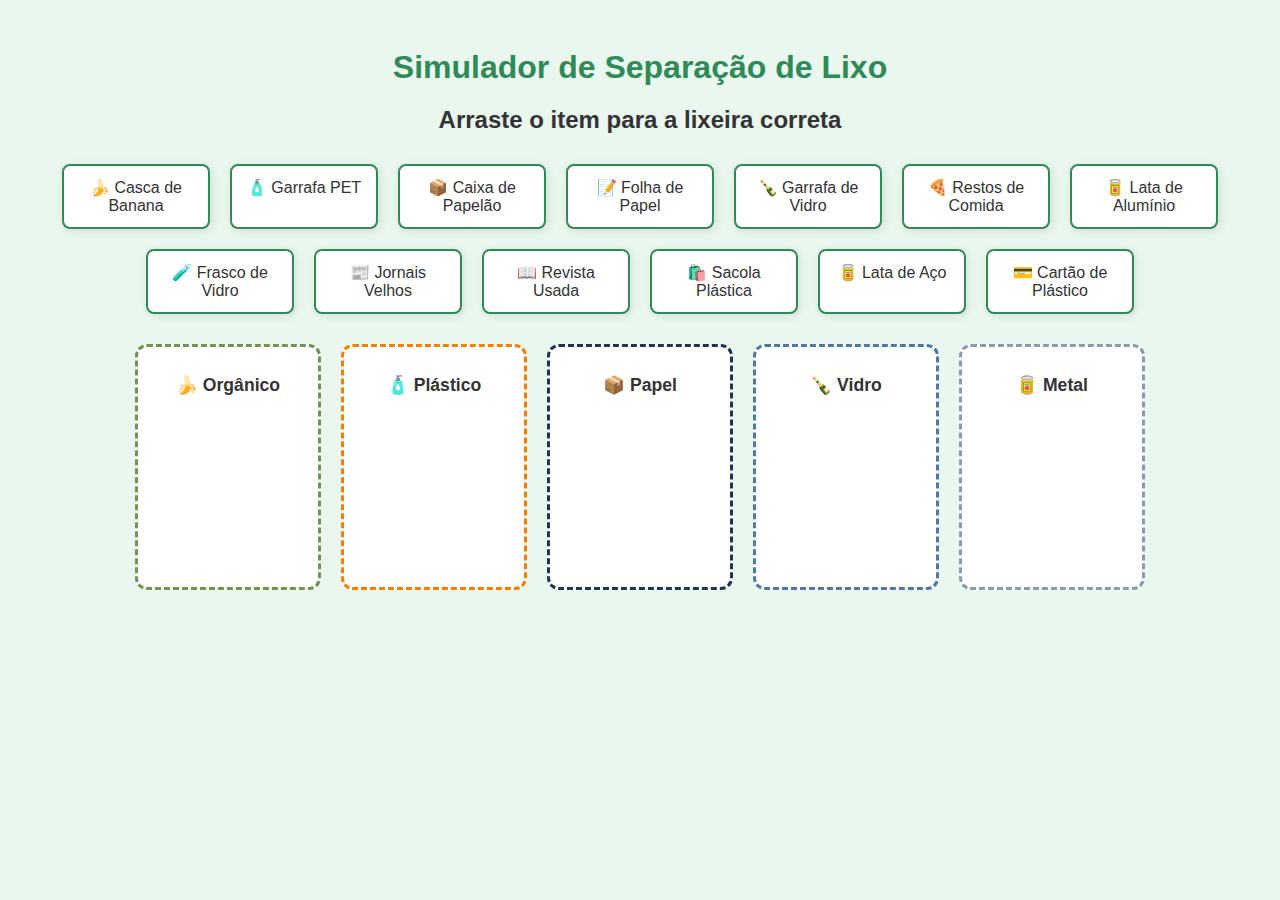
<file: AEP2Bim/index.html>
<!DOCTYPE html>
<html lang="pt-br">
<head>
  <meta charset="UTF-8">
  <meta name="viewport" content="width=device-width, initial-scale=1.0">
  <title>Simulador de Separação de Lixo</title>
  <link rel="stylesheet" href="css/style.css">
</head>
<body>
  <h1>Simulador de Separação de Lixo</h1>
  <h2>Arraste o item para a lixeira correta</h2>

  <div class="container" id="itens-container">
    <div class="item" draggable="true" id="banana">🍌 Casca de Banana</div>
    <div class="item" draggable="true" id="pet">🧴 Garrafa PET</div>
    <div class="item" draggable="true" id="papelao">📦 Caixa de Papelão</div>
    <div class="item" draggable="true" id="papel">📝 Folha de Papel</div>
    <div class="item" draggable="true" id="vidro">🍾 Garrafa de Vidro</div>
    <div class="item" draggable="true" id="restoComida">🍕 Restos de Comida</div>
    <div class="item" draggable="true" id="lata">🥫 Lata de Alumínio</div>
    <div class="item" draggable="true" id="frascoVidro">🧪 Frasco de Vidro</div>
    <div class="item" draggable="true" id="jornais">📰 Jornais Velhos</div>
    <div class="item" draggable="true" id="revista">📖 Revista Usada</div>
    <div class="item" draggable="true" id="sacola">🛍️ Sacola Plástica</div>
    <div class="item" draggable="true" id="lataAco">🥫 Lata de Aço</div>
    <div class="item" draggable="true" id="cartao">💳 Cartão de Plástico</div>
  </div>

  <div class="container">
    <div class="lixeira organico" ondragover="allowDrop(event)" ondrop="drop(event, 'organico')">
      <h3>🍌 Orgânico</h3>
    </div>
    <div class="lixeira plastico" ondragover="allowDrop(event)" ondrop="drop(event, 'plastico')">
      <h3>🧴 Plástico</h3>
    </div>
    <div class="lixeira papel" ondragover="allowDrop(event)" ondrop="drop(event, 'papel')">
      <h3>📦 Papel</h3>
    </div>
    <div class="lixeira vidro" ondragover="allowDrop(event)" ondrop="drop(event, 'vidro')">
      <h3>🍾 Vidro</h3>
    </div>
    <div class="lixeira metal" ondragover="allowDrop(event)" ondrop="drop(event, 'metal')">
      <h3>🥫 Metal</h3>
    </div>
  </div>

  <div class="feedback" id="feedback"></div>

  <script src="js/script.js"></script>
</body>
</html>
</file>
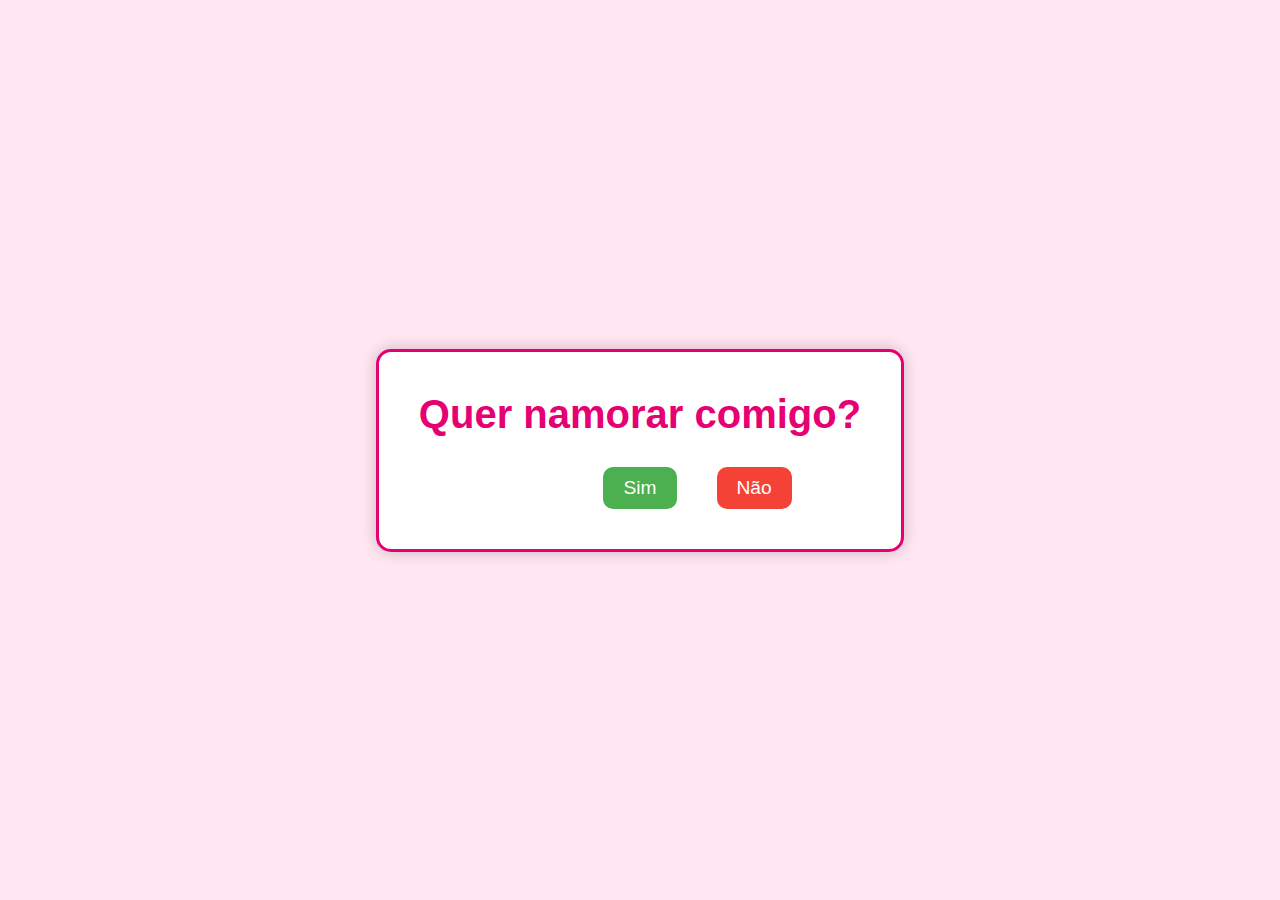
<file: BotaoToxico/index.html>
<!DOCTYPE html>
<html lang="pt-BR">
<head>
  <meta charset="UTF-8">
  <title>Quer namorar comigo?</title>
  <link rel="stylesheet" href="css/style.css">
</head>
<body>

    <div class="caixa">
        <h1>Quer namorar comigo?</h1>
        <div class="botoes">
          <button id="sim">Sim</button>
          <button id="nao">Não</button>
        </div>
      </div>
      
  <script src="scrypt/scrypt.js"></script>
</body>
</html>
</file>
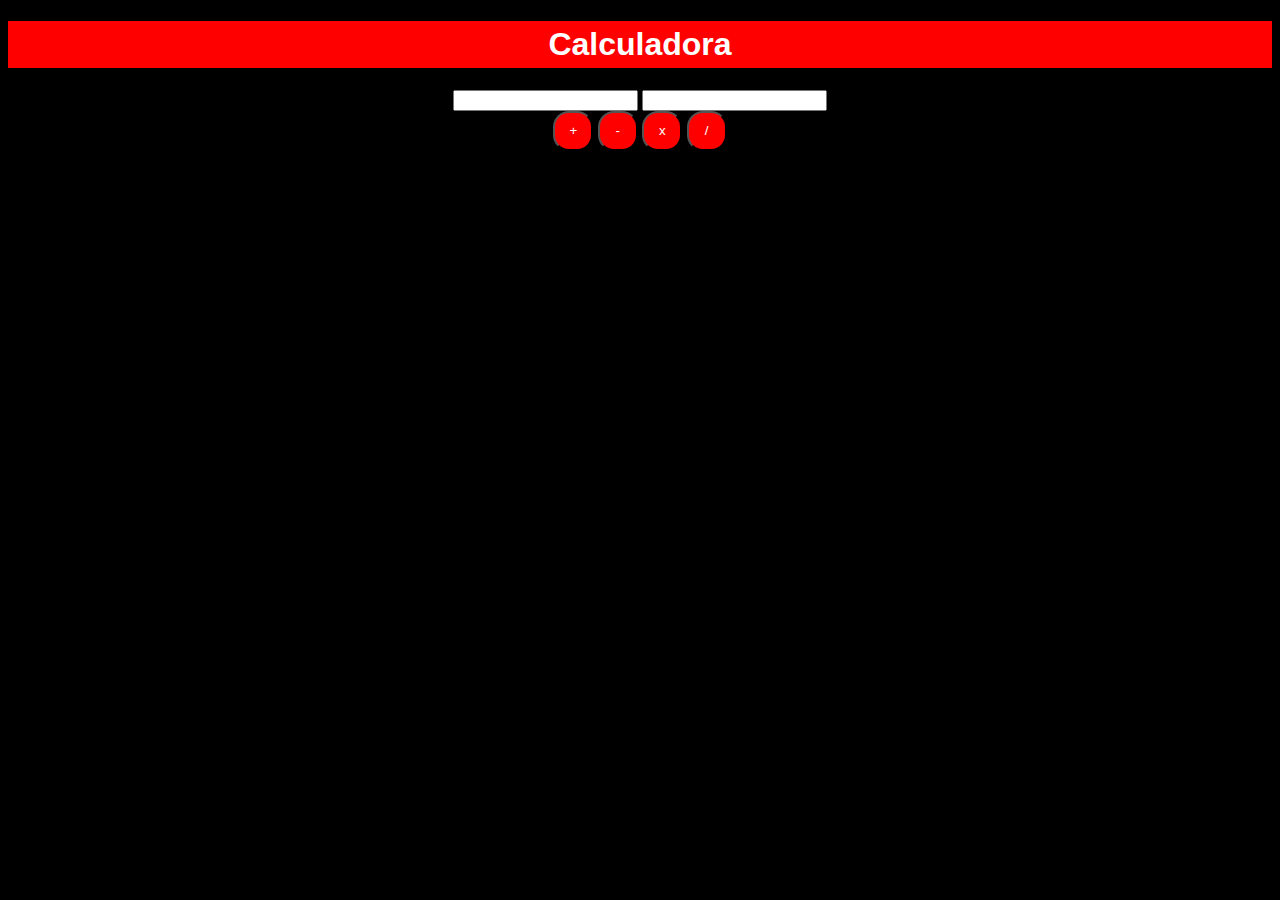
<file: CalculadoraVs2/index.html>
<!DOCTYPE html>
<html lang="en">
<head>
    <meta charset="UTF-8">
    <meta name="viewport" content="width=device-width, initial-scale=1.0">
    <title>Calculadora 2.0</title>
    <link rel="stylesheet" href="css/style.css">
</head>
<body>
    <H1>Calculadora</H1>
    <div class="inputs">
        <input type="number" id="numero1">
        <input type="number" id="numero2">
    </div>
    <div class="botoes">
        <button onclick="somar()">+</button>
        <button onclick="subtrair()">-</button>
        <button onclick="multiplicar()">x</button>
        <button onclick="dividir()">/</button>
    </div>
    <div class="resultado">
        <h2 id="resultado"></h2>
    </div>
    <script src="scrypt/scrypt.js"></script>
</body>
</html>
</file>
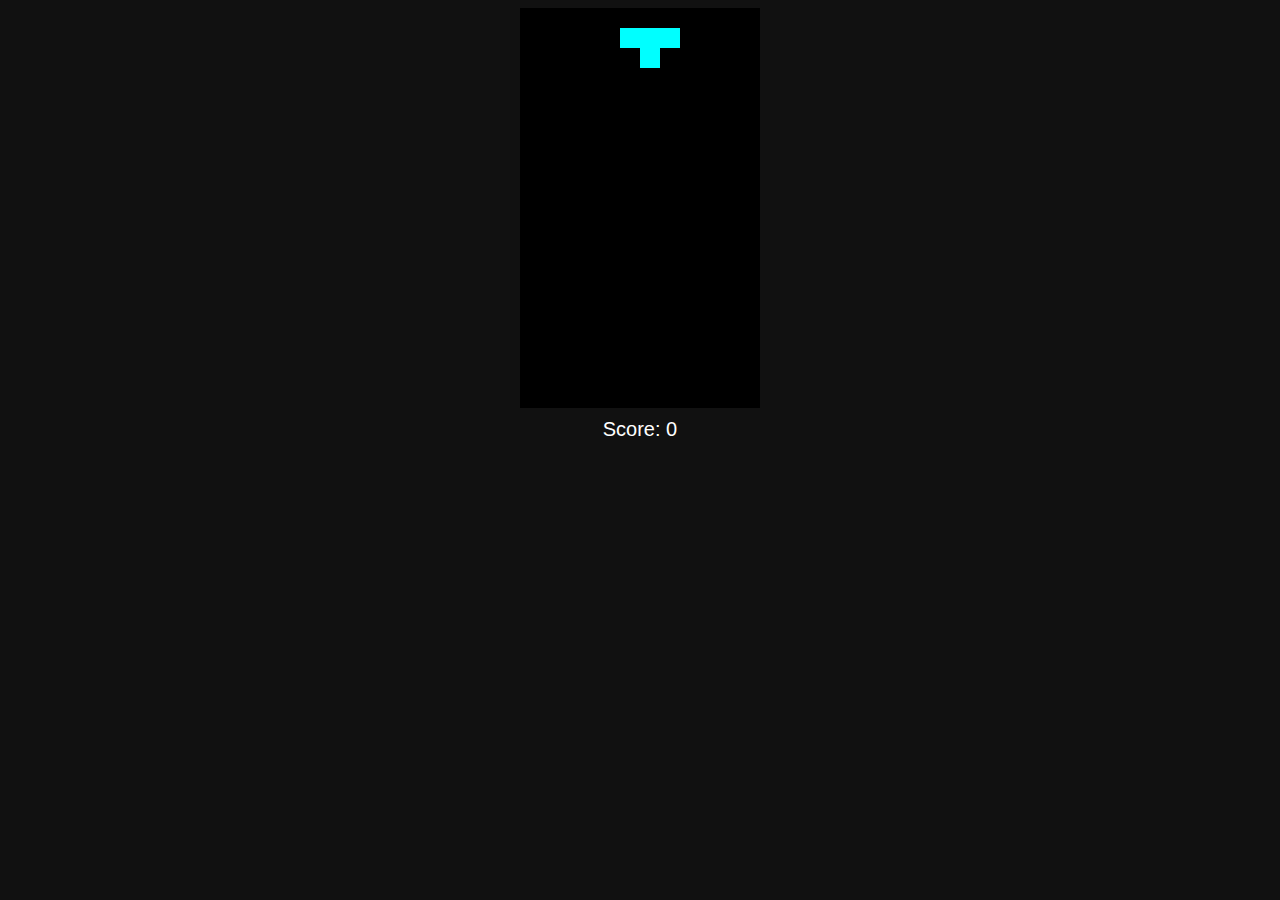
<file: JogoTetris/index.html>
<!DOCTYPE html>
<html lang="pt-br">

<head>
    <meta charset="UTF-8" />
    <meta name="viewport" content="width=device-width, initial-scale=1.0" />
    <title>Tetris</title>
    <link rel="stylesheet" href="css/style.css">
</head>

<body>
    <canvas id="tetris" width="240" height="400"></canvas>
    <div id="score">Score: 0</div>

<script src="js/script.js"></script>
</body>

</html>
</file>
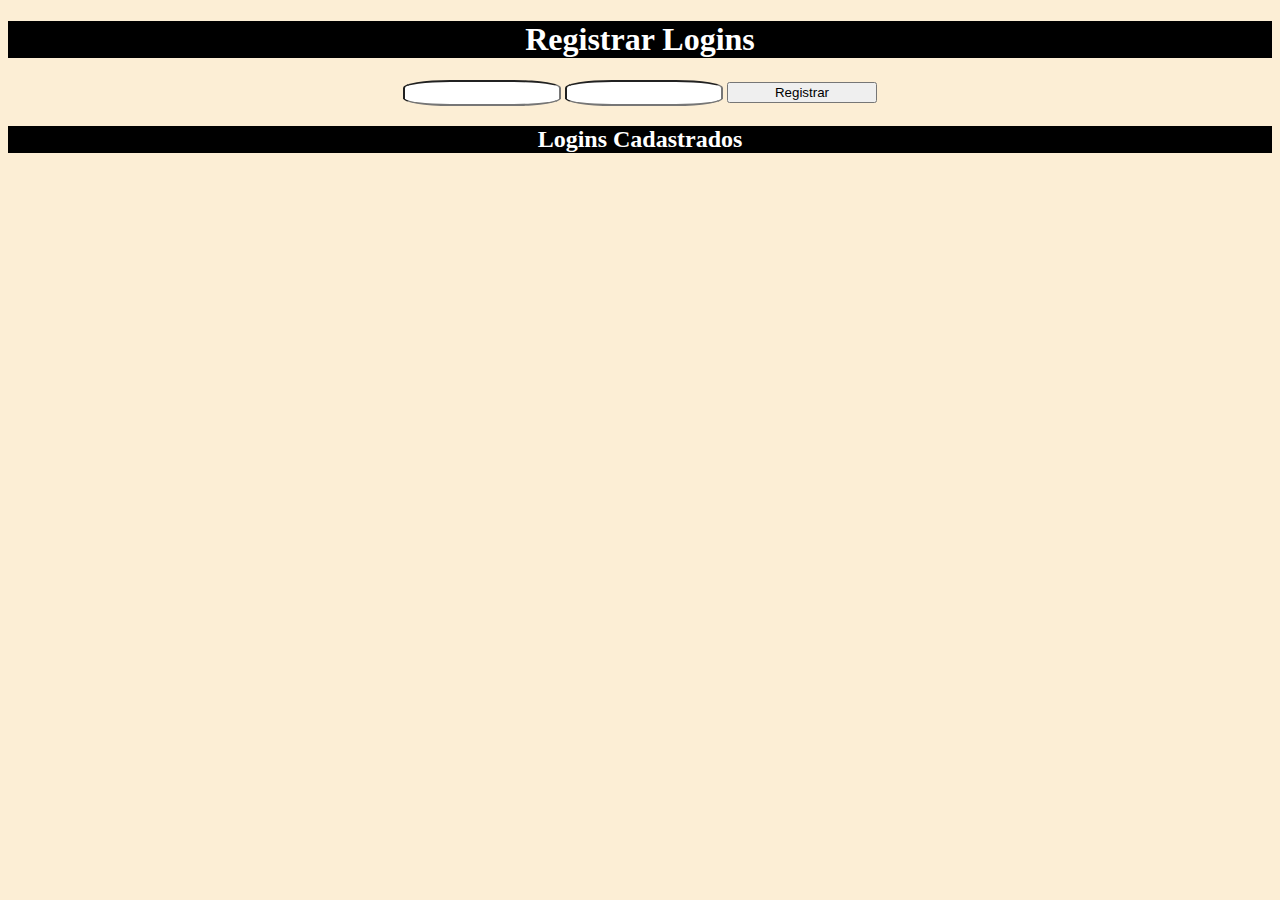
<file: Json/index.html>
<!DOCTYPE html>
<html lang="en">
<head>
    <meta charset="UTF-8">
    <meta name="viewport" content="width=device-width, initial-scale=1.0">
    <title>Json</title>
    <link rel="stylesheet" href="style/style.css">
</head>
<body>
    <div>
        <h1>Registrar Logins</h1>
        <input type="text" id="login">
        <input type="text" id="senha">

        <button id="registrar">Registrar</button>
    </div>
    <div class="impressao" id="impressao">
        <h2>Logins Cadastrados</h2>
    </div>

    <script src="script/script.js"></script>
</body>
</html>
</file>
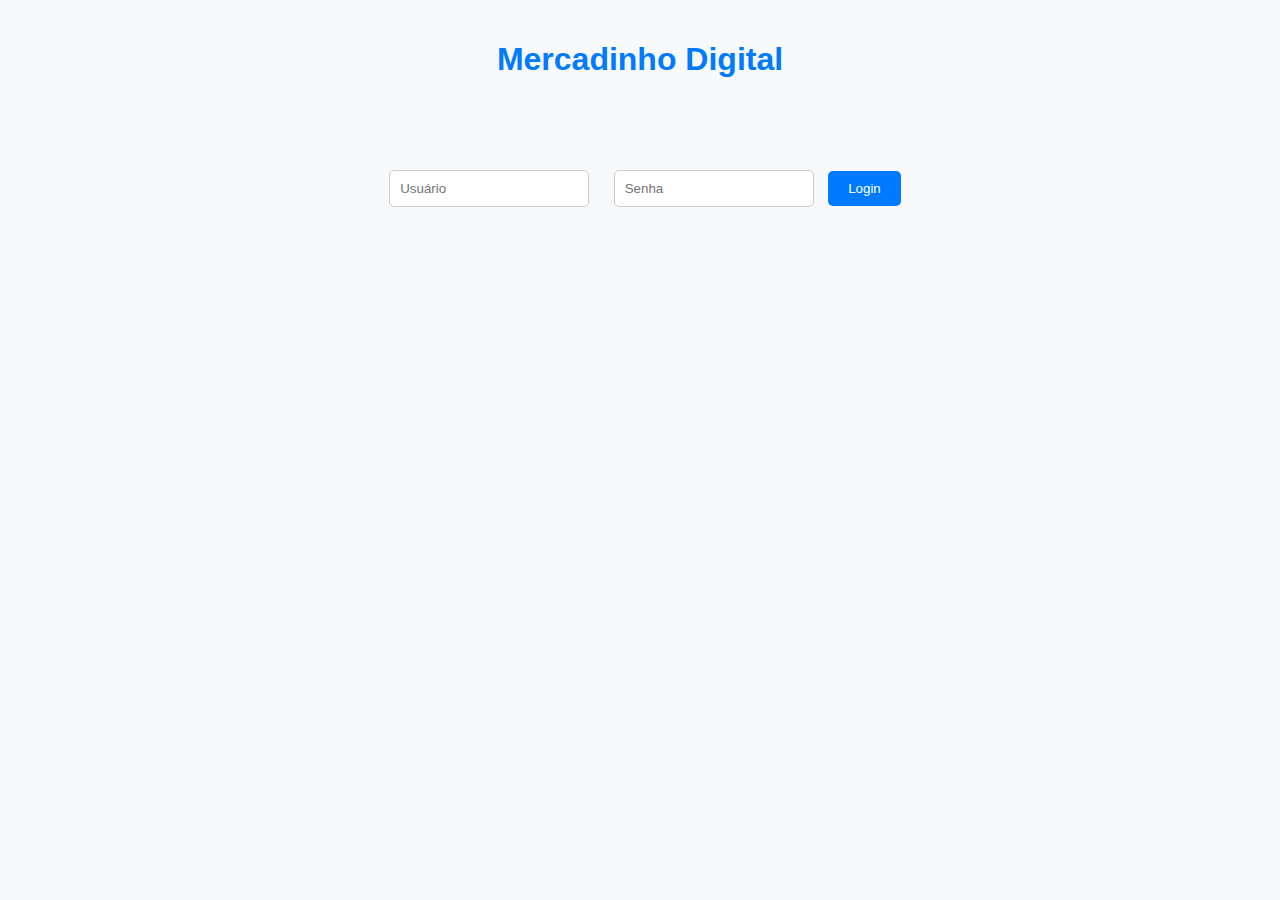
<file: Mercadinho/index.html>
<!DOCTYPE html>
<html lang="en">
<head>
    <meta charset="UTF-8">
    <meta name="viewport" content="width=device-width, initial-scale=1.0">
    <title>Catalogo</title>
    <link rel="stylesheet" href="css/style.css">
</head>
<body>
    <header>
    <h1>Mercadinho Digital</h1>
  </header>
  <main>
    <div id="login">
      <input type="text" id="usuario" placeholder="Usuário">
      <input type="password" id="senha" placeholder="Senha">
      <button onclick="login()">Login</button>
    </div>

    <div id="app" style="display:none">
      <h2>Catálogo de Produtos</h2>
      <div id="catalogo-produtos"></div>

      <h2>Carrinho de Compras</h2>
      <div id="carrinho"></div>
      <p style="text-align:right; font-size: 18px; font-weight: bold;">Total: R$ <span id="total">0.00</span></p>
      <div style="text-align:right">
        <button onclick="finalizarCompra()">Finalizar Compra</button>
      </div>
    </div>
  </main>
    <script src="js/script.js"></script>
</body>
</html>
</file>
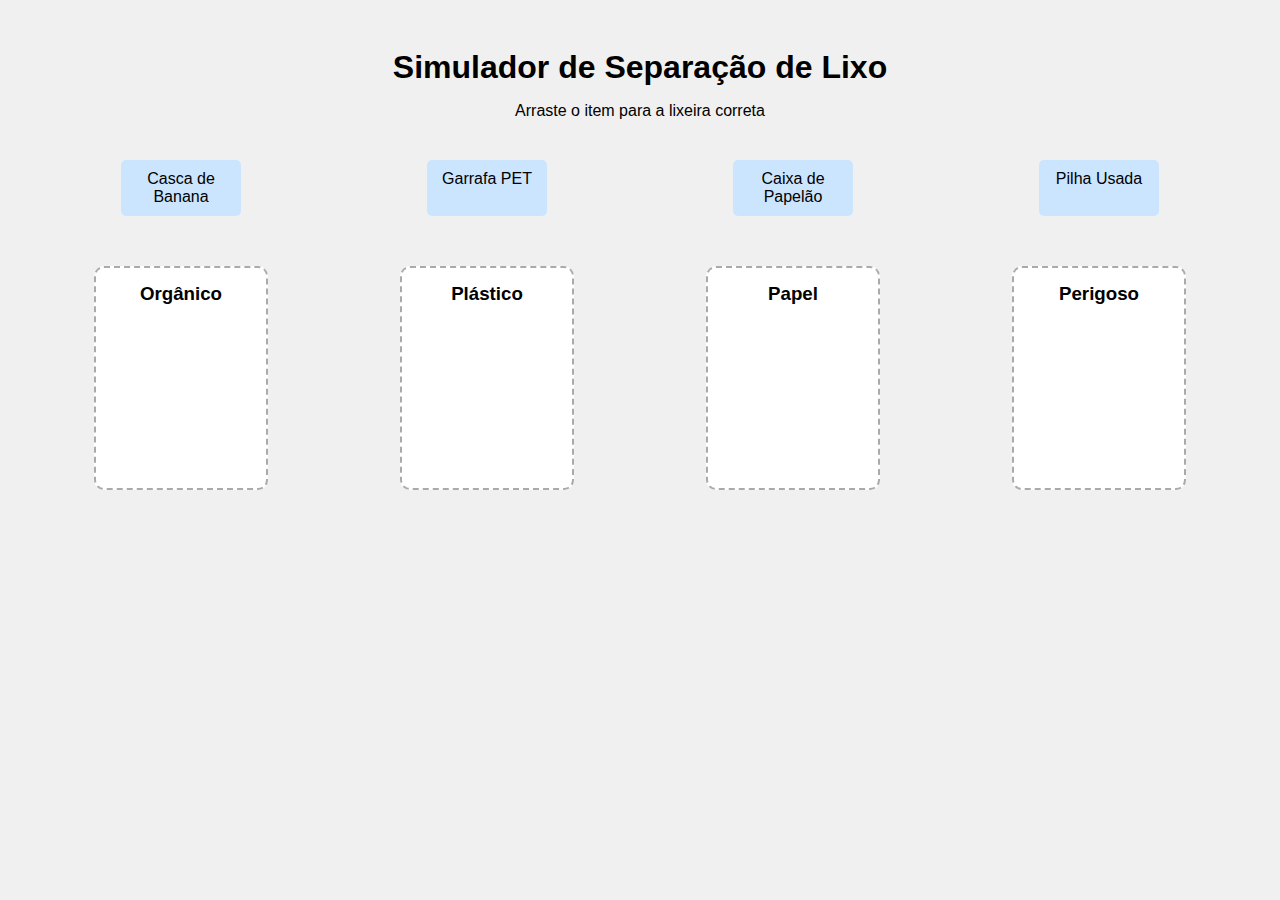
<file: ProtótipoEntrega2AEP/index.html>
<!DOCTYPE html>
<html lang="pt-br">
<head>
  <meta charset="UTF-8">
  <meta name="viewport" content="width=device-width, initial-scale=1.0">
  <title>Simulador de Separação de Lixo</title>
  <link rel="stylesheet" href="css/style.css">  
</head>
<body>
  <h1>Simulador de Separação de Lixo</h1>
  <p>Arraste o item para a lixeira correta</p>

  <div class="container">
    <div class="item" draggable="true" id="banana">Casca de Banana</div>
    <div class="item" draggable="true" id="pet">Garrafa PET</div>
    <div class="item" draggable="true" id="papelao">Caixa de Papelão</div>
    <div class="item" draggable="true" id="pilha">Pilha Usada</div>
  </div>

  <div class="container">
    <div class="lixeira" ondragover="allowDrop(event)" ondrop="drop(event, 'organico')">
      <h3>Orgânico</h3>
    </div>
    <div class="lixeira" ondragover="allowDrop(event)" ondrop="drop(event, 'plastico')">
      <h3>Plástico</h3>
    </div>
    <div class="lixeira" ondragover="allowDrop(event)" ondrop="drop(event, 'papel')">
      <h3>Papel</h3>
    </div>
    <div class="lixeira" ondragover="allowDrop(event)" ondrop="drop(event, 'perigoso')">
      <h3>Perigoso</h3>
    </div>
  </div>

  <div class="feedback" id="feedback"></div>

  <script src="js/script.js"></script>
</body>
</html>
</file>
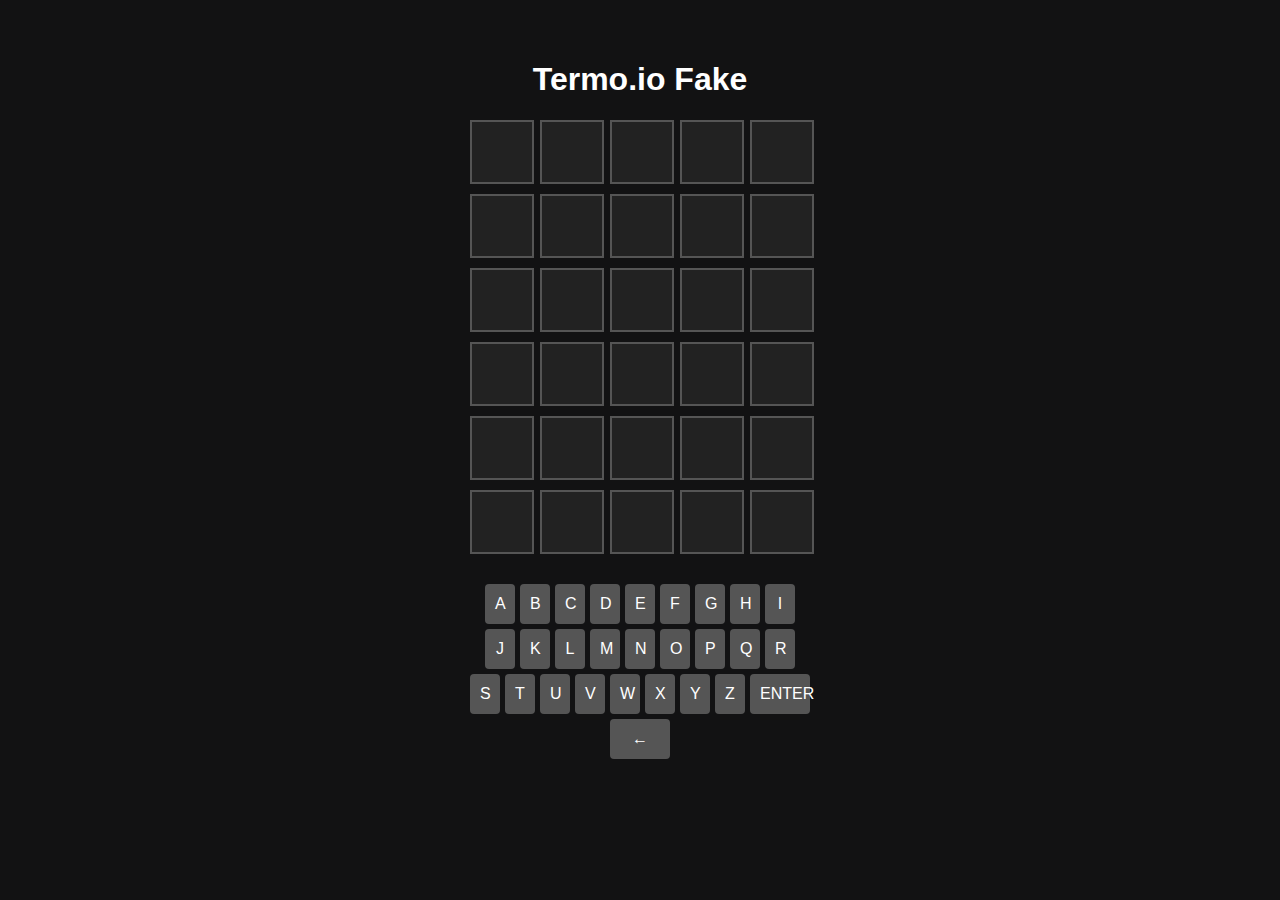
<file: Termo/index.html>
<!DOCTYPE html>
<html lang="pt-BR">
<head>
  <meta charset="UTF-8">
  <title>Mini Termo</title>
  <link rel="stylesheet" href="css/style.css">
</head>
<body>

  <h1>Termo.io Fake</h1>
  <div class="tabuleiro" id="tabuleiro">
    
  </div>

  <div class="teclado" id="teclado">
   
  </div>

  <script src="js/script.js"></script>
</body>
</html>
</file>
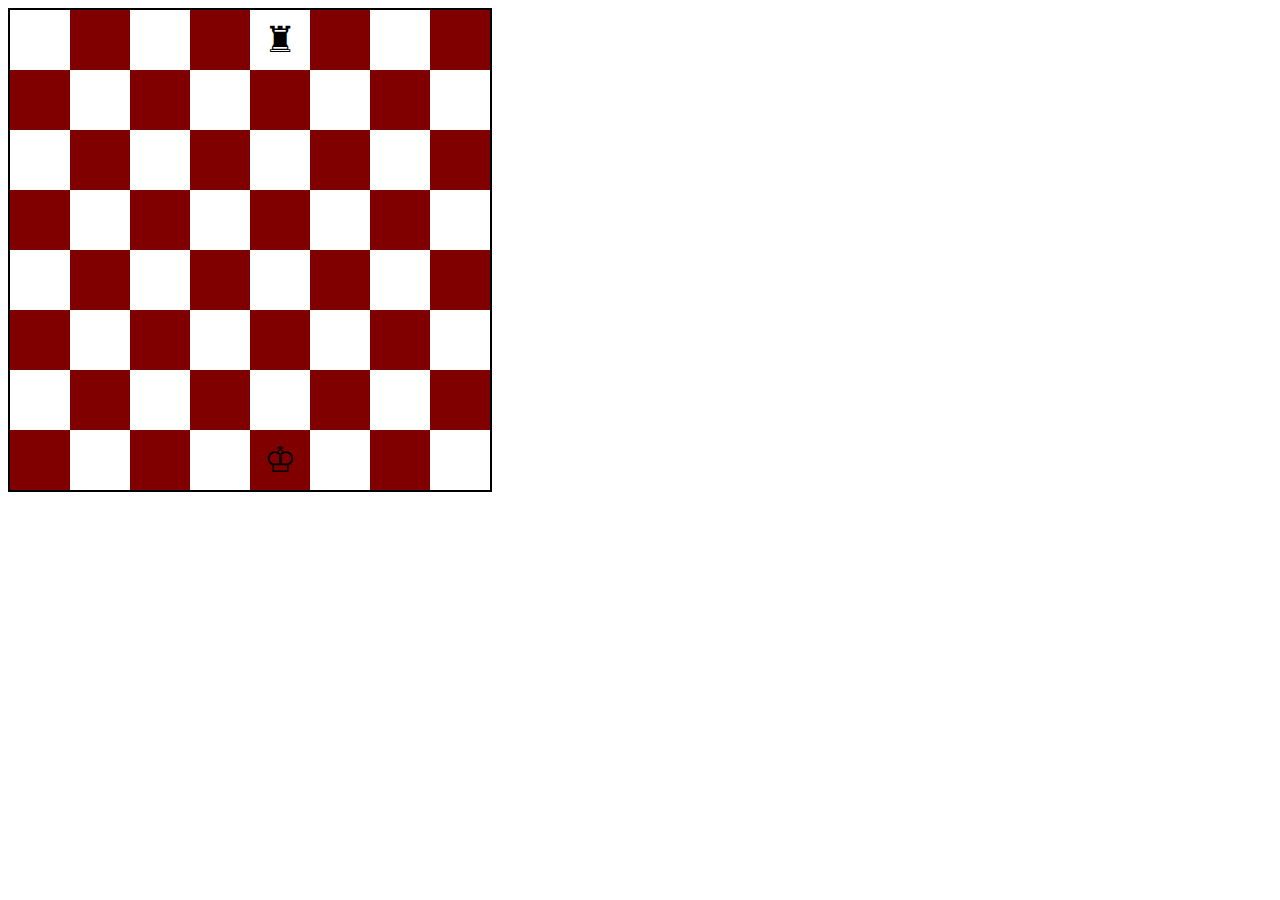
<file: Xadrez/index.html>
<!DOCTYPE html>
<html lang="pt-BR">
<head>
  <meta charset="UTF-8">
  <title>Tabuleiro de Xadrez</title>
  <link rel="stylesheet" href="css/style.css">
</head>
<body>
  <div id="tabuleiro"></div>

  <script src="script/script.js"></script>
</body>
</html>
</file>
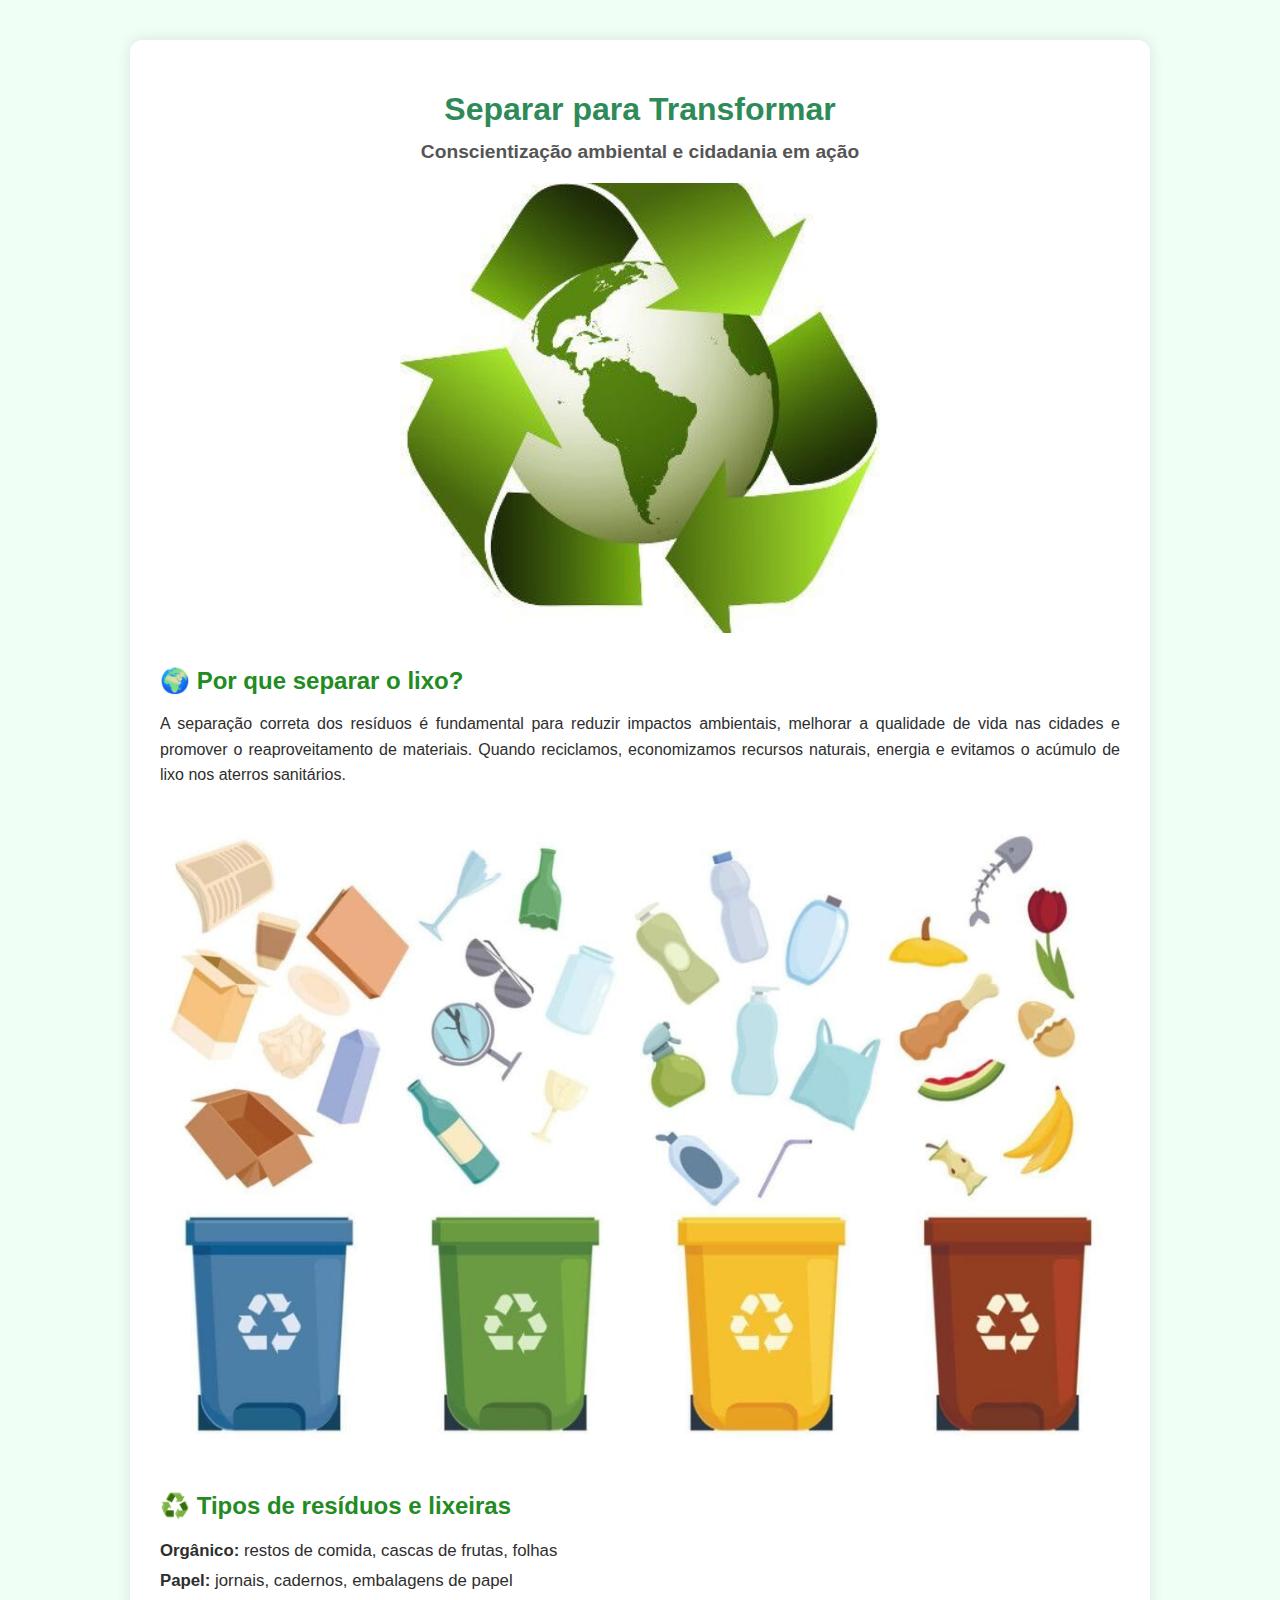
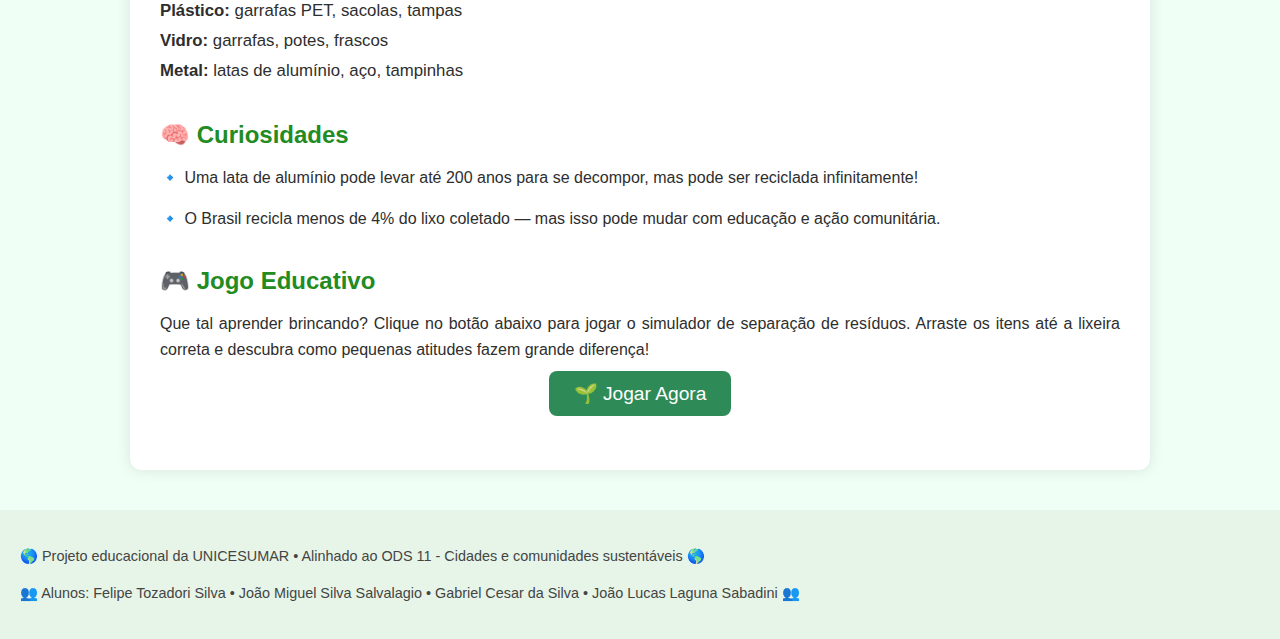
<file: AEP2Bim/index2.html>
<!DOCTYPE html>
<html lang="pt-br">
<head>
  <meta charset="UTF-8" />
  <meta name="viewport" content="width=device-width, initial-scale=1.0"/>
  <title>Separar para Transformar</title>
  <link rel="stylesheet" href="css/style-info.css" />
</head>
<body>
  <main class="container">
    <header>
      <h1>Separar para Transformar</h1>
      <h1 class="subtitulo">Conscientização ambiental e cidadania em ação</h1>
      <img src="imagens/SímboloReciclagem.jpg" alt="Coleta seletiva e reciclagem" class="banner"/>
    </header>

    <section>
      <h2>🌍 Por que separar o lixo?</h2>
      <p>
        A separação correta dos resíduos é fundamental para reduzir impactos ambientais, melhorar a qualidade de vida nas cidades e promover o reaproveitamento de materiais. Quando reciclamos, economizamos recursos naturais, energia e evitamos o acúmulo de lixo nos aterros sanitários.
      </p>
      <img src="imagens/ReciclagemImg.jpg" alt="Tipos de lixeiras" class="imagem"/>
    </section>

    <section>
      <h2>♻️ Tipos de resíduos e lixeiras</h2>
      <ul class="residuos">
        <li><strong>Orgânico:</strong> restos de comida, cascas de frutas, folhas</li>
        <li><strong>Papel:</strong> jornais, cadernos, embalagens de papel</li>
        <li><strong>Plástico:</strong> garrafas PET, sacolas, tampas</li>
        <li><strong>Vidro:</strong> garrafas, potes, frascos</li>
        <li><strong>Metal:</strong> latas de alumínio, aço, tampinhas</li>
      </ul>
    </section>

    <section>
      <h2>🧠 Curiosidades</h2>
      <p>🔹 Uma lata de alumínio pode levar até 200 anos para se decompor, mas pode ser reciclada infinitamente!</p>
      <p>🔹 O Brasil recicla menos de 4% do lixo coletado — mas isso pode mudar com educação e ação comunitária.</p>
    </section>

    <section>
      <h2>🎮 Jogo Educativo</h2>
      <p>Que tal aprender brincando? Clique no botão abaixo para jogar o simulador de separação de resíduos. Arraste os itens até a lixeira correta e descubra como pequenas atitudes fazem grande diferença!</p>
      <div class="botao-jogo">
        <a href="index.html" target="_blank">🌱 Jogar Agora</a>
      </div>
    </section>
  </main>

  <footer>
    <p>🌎 Projeto educacional da UNICESUMAR • Alinhado ao ODS 11 - Cidades e comunidades sustentáveis 🌎</p>
    <p>👥 Alunos: Felipe Tozadori Silva • João Miguel Silva Salvalagio • Gabriel Cesar da Silva • João Lucas Laguna Sabadini 👥</p>
  </footer>
</body>
</html>
</file>
<file: AEP2Bim/css/style.css>
body {
  font-family: 'Segoe UI', sans-serif;
  background: #e9f7ef;
  padding: 20px;
  text-align: center;
  color: #333;
}

h1 {
  margin-bottom: 10px;
  color: #2e8b57;
}

p {
  font-size: 1.1em;
}

.container {
  display: flex;
  justify-content: center;
  flex-wrap: wrap;
  gap: 20px;
  margin-top: 30px;
}

.item {
  width: 120px;
  padding: 12px;
  background: #ffffff;
  border: 2px solid #2e8b57;
  border-radius: 8px;
  cursor: grab;
  box-shadow: 2px 2px 10px rgba(0, 0, 0, 0.1);
  transition: transform 0.2s, background-color 0.3s;
}

.item:hover {
  transform: scale(1.05);
  background-color: #e0ffe0;
}

.lixeira {
  width: 160px;
  height: 220px;
  border: 3px dashed #ccc;
  border-radius: 12px;
  padding: 10px;
  background-color: #fff;
  text-align: center;
  transition: background-color 0.3s;
}

.lixeira h3 {
  margin-bottom: 10px;
  font-size: 1.1em;
}

.lixeira.organico { border-color: #6a994e; }
.lixeira.plastico { border-color: #f77f00; }
.lixeira.papel { border-color: #1d3557; }
.lixeira.vidro { border-color: #4e79a7; }
.lixeira.metal { border-color: #8d99ae; }

.feedback {
  margin-top: 25px;
  font-weight: bold;
  font-size: 1.2em;
  min-height: 24px;
  transition: color 0.3s;
}

.feedback.success {
  color: #1b5e20;
  font-size: 1.5em;
  animation: pulse 1s infinite alternate;
}

@keyframes pulse {
  from { transform: scale(1); }
  to { transform: scale(1.05); }
}
</file>
<file: BotaoToxico/css/style.css>
body {
    display: flex;
    flex-direction: column;
    align-items: center;
    justify-content: center;
    height: 100vh;
    margin: 0;
    font-family: Arial, sans-serif;
    background-color: #ffe6f0;
  }
  
  .caixa {
    border: 3px solid #e60073;
    border-radius: 15px;
    padding: 40px;
    background-color: white;
    box-shadow: 0 0 15px rgba(0, 0, 0, 0.2);
    text-align: center;
  }
  
  h1 {
    font-size: 2.5rem;
    color: #e60073;
    margin: 0;
  }
  
  .botoes {
    margin-top: 30px;
    position: relative;
  }
  
  button {
    padding: 10px 20px;
    font-size: 1.2rem;
    border: none;
    border-radius: 10px;
    cursor: pointer;
    margin: 0 20px;
    transition: 0.2s;
  }
  
  #sim {
    background-color: #4CAF50;
    color: white;
  }
  
  #nao {
    background-color: #f44336;
    color: white;
    position: absolute;
  }
</file>
<file: CalculadoraVs2/css/style.css>
body{
    background-color: black;
    text-align: center;
    font-family: Arial, Helvetica, sans-serif;
    color: white;
}

h1{
    background-color: red;
    padding: 5px;
}

button{
    background-color: red;
    color: white;
    border-radius: 40%;
    width: 40px;
    height: 40px;
}

.resultado{
    color: white;
    background-color: red;
}
</file>
<file: JogoTetris/css/style.css>
body {
 background: #111; 
 color: white; 
font-family: sans-serif; 
 text-align: center; 
}
canvas { 
    background: #000; 
    display: block; 
    margin: 0 auto;
}
#score { 
    margin-top: 10px;
    font-size: 20px; 
}
</file>
<file: Json/style/style.css>
body{
    text-align: center;
    background-color: rgb(252, 238, 213);
}

h2{
    color: rgb(255, 255, 255);
    background-color: black;
}

h1{
    color: rgb(255, 255, 255);
    background-color: black;   
}

input{
    border-radius: 30%;
    width: 150px;
    height: 20px;
}

button{
    width: 150px;
    border-bottom: 50%;
}
</file>
<file: Mercadinho/css/style.css>
* {
      box-sizing: border-box;
    }
    body {
      font-family: 'Segoe UI', Tahoma, Geneva, Verdana, sans-serif;
      margin: 0;
      padding: 0;
      background-color: #f8f9fa;
      color: #333;
    }
    header, main {
      max-width: 1000px;
      margin: auto;
      padding: 20px;
    }
    header h1 {
      text-align: center;
      color: #007bff;
    }
    #login, #app {
      margin-top: 20px;
      text-align: center;
    }
    input[type="text"], input[type="password"] {
      padding: 10px;
      margin: 10px;
      width: 200px;
      border: 1px solid #ccc;
      border-radius: 5px;
    }
    button {
      padding: 10px 20px;
      background-color: #007bff;
      color: #fff;
      border: none;
      border-radius: 5px;
      cursor: pointer;
    }
    button:hover {
      background-color: #0056b3;
    }
    .produto {
      border: 1px solid #ddd;
      border-radius: 10px;
      background-color: #fff;
      padding: 15px;
      margin: 10px;
      width: 250px;
      box-shadow: 0 2px 5px rgba(0,0,0,0.1);
      display: flex;
      flex-direction: column;
      justify-content: space-between;
    }
    .produto img {
      width: 100%;
      height: 200px;
      object-fit: contain;
      margin-bottom: 10px;
    }
    #catalogo-produtos {
      display: flex;
      flex-wrap: wrap;
      justify-content: center;
    }
    #carrinho {
      background-color: #fff;
      border-radius: 10px;
      padding: 20px;
      margin-top: 20px;
      box-shadow: 0 2px 5px rgba(0,0,0,0.1);
    }
    .item-carrinho {
      display: flex;
      justify-content: space-between;
      margin-bottom: 10px;
      border-bottom: 1px solid #eee;
      padding-bottom: 5px;
    }
    .item-carrinho button {
      background-color: #dc3545;
    }
    .item-carrinho button:hover {
      background-color: #a71d2a;
    }
</file>
<file: ProtótipoEntrega2AEP/css/style.css>
body {
    font-family: Arial, sans-serif;
    background: #f0f0f0;
    padding: 20px;
    text-align: center;
  }
  h1 {
    margin-bottom: 10px;
  }
  .container {
    display: flex;
    justify-content: space-around;
    flex-wrap: wrap;
    margin-top: 30px;
  }
  .lixeira {
    width: 150px;
    height: 200px;
    border: 2px dashed #aaa;
    border-radius: 10px;
    padding: 10px;
    background-color: white;
    margin: 10px;
  }
  .lixeira h3 {
    margin: 5px 0;
  }
  .item {
    width: 100px;
    margin: 10px auto;
    padding: 10px;
    background: #cce5ff;
    border-radius: 5px;
    cursor: grab;
  }
  .feedback {
    margin-top: 20px;
    font-weight: bold;
  }
</file>
<file: Termo/css/style.css>
body {
    background: #121213;
    color: white;
    font-family: sans-serif;
    display: flex;
    flex-direction: column;
    align-items: center;
    margin-top: 40px;
  }
  
  .tabuleiro {
    display: grid;
    grid-template-rows: repeat(6, 1fr);
    gap: 10px;
  }
  
  .linha {
    display: grid;
    grid-template-columns: repeat(5, 60px);
    gap: 10px;
  }
  
  .letra {
    width: 60px;
    height: 60px;
    border: 2px solid #555;
    display: flex;
    align-items: center;
    justify-content: center;
    font-size: 24px;
    text-transform: uppercase;
    background-color: #222;
  }
  
  .teclado {
    margin-top: 30px;
    display: flex;
    flex-wrap: wrap;
    max-width: 340px;
    gap: 5px;
    justify-content: center;
  }
  
  .tecla {
    background-color: #555;
    color: white;
    border: none;
    padding: 10px;
    width: 30px;
    height: 40px;
    font-size: 16px;
    border-radius: 4px;
    cursor: pointer;
  }
  
  .tecla.enter {
    width: 60px;
  }
  
  .tecla.backspace {
    width: 60px;
  }
</file>
<file: Xadrez/css/style.css>
#tabuleiro {
    display: grid;
    grid-template-columns: repeat(8, 60px);
    grid-template-rows: repeat(8, 60px);
    width: 480px;
    height: 480px;
    border: 2px solid #000;
  }
  
  .casa {
    width: 60px;
    height: 60px;
    display: flex;
    align-items: center;
    justify-content: center;
    font-size: 36px;
    user-select: none;
  }
  
  .branca {
    background-color: #ffffff;
  }
  
  .preta {
    background-color: #800000;
  }
  
  .peca {
    cursor: grab;
  }
</file>
<file: AEP2Bim/css/style-info.css>
body {
  font-family: 'Segoe UI', sans-serif;
  background-color: #f0fff5;
  margin: 0;
  padding: 0;
  color: #2e2e2e;
}

.container {
  max-width: 960px;
  margin: 40px auto;
  padding: 30px;
  background-color: white;
  border-radius: 12px;
  box-shadow: 0 0 15px rgba(0, 0, 0, 0.1);
}

header {
  text-align: center;
  margin-bottom: 30px;
}

h1 {
  color: #2e8b57;
  margin-bottom: 5px;
}

.subtitulo {
  font-size: 1.2em;
  color: #555;
  margin-bottom: 20px;
}

.banner {
  width: 50%;
  max-height: 450px;
  object-fit: cover;
  border-radius: 10px;
}

section {
  margin-bottom: 35px;
}

h2 {
  color: #228b22;
  margin-bottom: 10px;
}

p {
  line-height: 1.6;
  text-align: justify;
}

ul.residuos {
  list-style-type: none;
  padding: 0;
}

ul.residuos li {
  padding: 5px 0;
  font-size: 1.05em;
}

.imagem {
  width: 100%;
  margin-top: 15px;
  border-radius: 8px;
}

.botao-jogo {
  text-align: center;
  margin-top: 20px;
}

.botao-jogo a {
  background-color: #2e8b57;
  color: white;
  text-decoration: none;
  font-size: 1.2em;
  padding: 12px 25px;
  border-radius: 8px;
  transition: background-color 0.3s;
}

.botao-jogo a:hover {
  background-color: #1c5f3a;
}

footer {
  text-align: center;
  background-color: #e6f5e8;
  padding: 20px;
  margin-top: 40px;
  font-size: 0.9em;
  color: #444;
}
</file>
